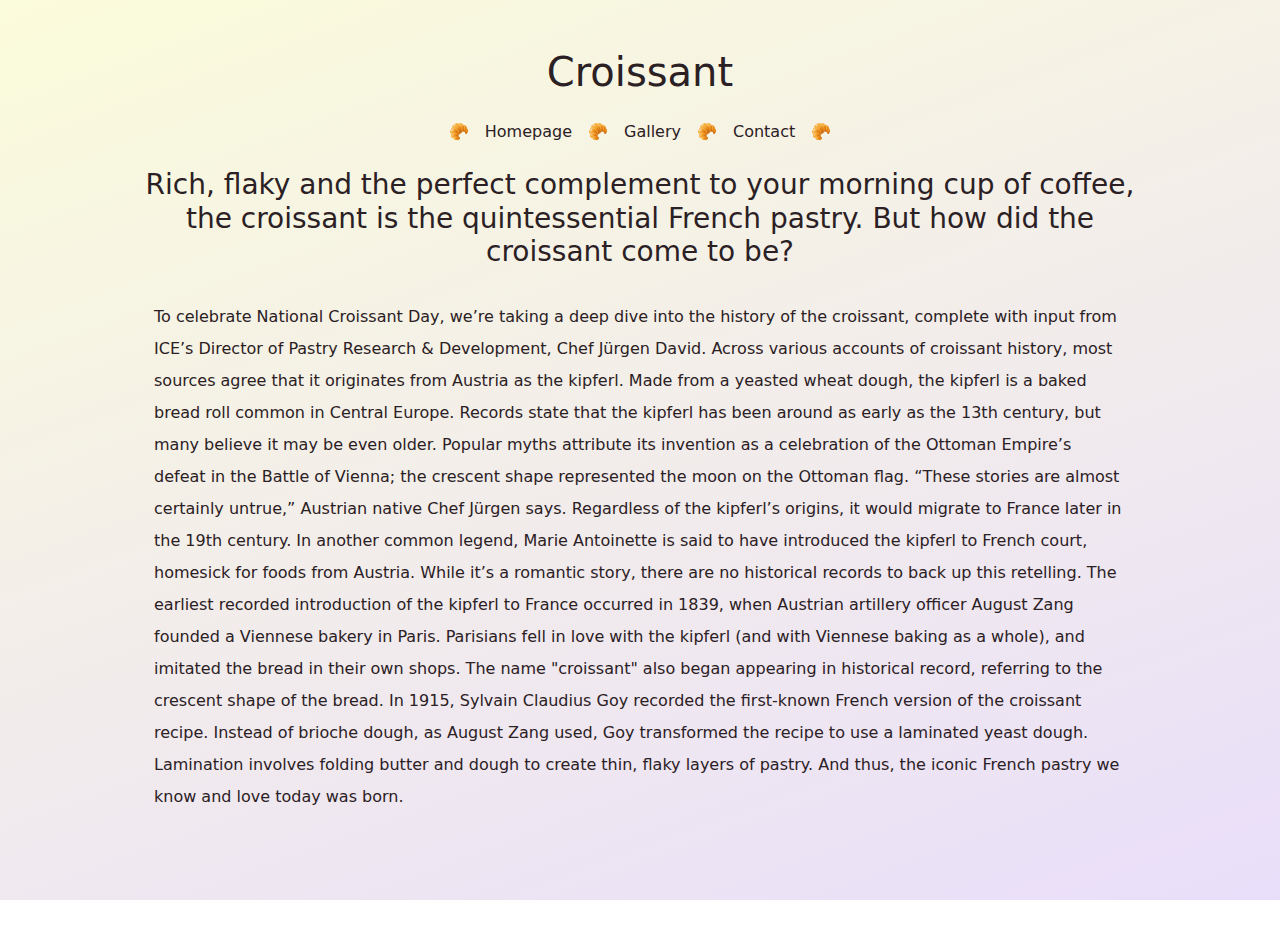
<file: index.html>
<!DOCTYPE html>
<html lang="en">
  <head>
    <meta charset="UTF-8" />
    <meta http-equiv="X-UA-Compatible" content="IE=edge" />
    <meta name="viewport" content="width=device-width, initial-scale=1.0" />
    <meta
      name="description"
      content="Croissant.com | Learn more about Croissant and it's history."
    />
    <link
      href="https://cdn.jsdelivr.net/npm/bootstrap@5.3.3/dist/css/bootstrap.min.css"
      rel="stylesheet"
      integrity="sha384-QWTKZyjpPEjISv5WaRU9OFeRpok6YctnYmDr5pNlyT2bRjXh0JMhjY6hW+ALEwIH"
      crossorigin="anonymous"
    />
    <link rel="stylesheet" href="/src/style.css" />
    <title>Croissant.com | Homepage</title>
  </head>
  <body>
    <div class="container mt-5">
      <h1 class="text-center m-2">Croissant</h1>
      <div class="d-flex justify-content-center m-4">
        🥐
        <a
          href="/"
          title="Learn more about Croissant and it's history"
          class="px-3"
          >Homepage</a
        >
        🥐
        <a
          href="/gallery.html"
          title="View all the Croissant Images here"
          class="px-3"
          >Gallery</a
        >
        🥐
        <a
          href="/contact.html"
          title="Contact us here if you have any questions. We're happy to help!"
          class="px-3"
          >Contact</a
        >
        🥐
      </div>
      <h3 class="text-center mx-5">
        Rich, flaky and the perfect complement to your morning cup of coffee,
        the croissant is the quintessential French pastry. But how did the
        croissant come to be?
      </h3>
      <p class="mx-5 p-4 lh-lg">
        To celebrate National Croissant Day, we’re taking a deep dive into the
        history of the croissant, complete with input from ICE’s Director of
        Pastry Research & Development, Chef Jürgen David. Across various
        accounts of croissant history, most sources agree that it originates
        from Austria as the kipferl. Made from a yeasted wheat dough, the
        kipferl is a baked bread roll common in Central Europe. Records state
        that the kipferl has been around as early as the 13th century, but many
        believe it may be even older. Popular myths attribute its invention as a
        celebration of the Ottoman Empire’s defeat in the Battle of Vienna; the
        crescent shape represented the moon on the Ottoman flag. “These stories
        are almost certainly untrue,” Austrian native Chef Jürgen says.
        Regardless of the kipferl’s origins, it would migrate to France later in
        the 19th century. In another common legend, Marie Antoinette is said to
        have introduced the kipferl to French court, homesick for foods from
        Austria. While it’s a romantic story, there are no historical records to
        back up this retelling. The earliest recorded introduction of the
        kipferl to France occurred in 1839, when Austrian artillery officer
        August Zang founded a Viennese bakery in Paris. Parisians fell in love
        with the kipferl (and with Viennese baking as a whole), and imitated the
        bread in their own shops. The name "croissant" also began appearing in
        historical record, referring to the crescent shape of the bread. In
        1915, Sylvain Claudius Goy recorded the first-known French version of
        the croissant recipe. Instead of brioche dough, as August Zang used, Goy
        transformed the recipe to use a laminated yeast dough. Lamination
        involves folding butter and dough to create thin, flaky layers of
        pastry. And thus, the iconic French pastry we know and love today was
        born.
      </p>
    </div>
  </body>
</html>
</file>
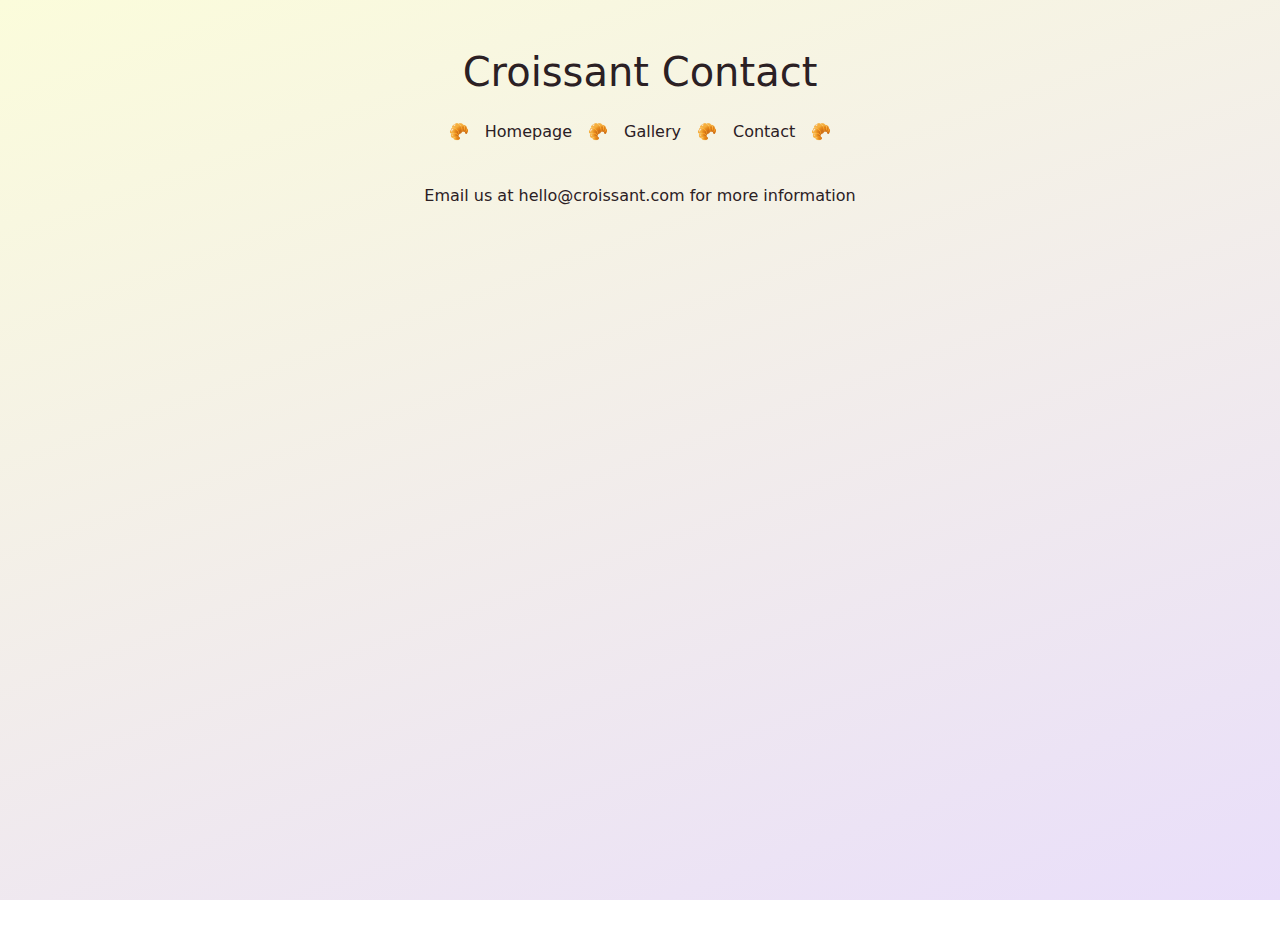
<file: contact.html>
<!DOCTYPE html>
<html lang="en">
  <head>
    <meta charset="UTF-8" />
    <meta http-equiv="X-UA-Compatible" content="IE=edge" />
    <meta name="viewport" content="width=device-width, initial-scale=1.0" />
    <meta
      name="description"
      content="Croissant.com | Contact us to learn more about Croissants"
    />
    <link
      href="https://cdn.jsdelivr.net/npm/bootstrap@5.3.3/dist/css/bootstrap.min.css"
      rel="stylesheet"
      integrity="sha384-QWTKZyjpPEjISv5WaRU9OFeRpok6YctnYmDr5pNlyT2bRjXh0JMhjY6hW+ALEwIH"
      crossorigin="anonymous"
    />
    <link rel="stylesheet" href="/src/style.css" />
    <title>Croissant.com | Contact Us</title>
  </head>
  <body>
    <div class="container mt-5">
      <h1 class="text-center m-2">Croissant Contact</h1>
      <div class="d-flex justify-content-center m-4">
        🥐
        <a
          href="/"
          title="Learn more about Croissant and it's history"
          class="px-3"
          >Homepage</a
        >
        🥐
        <a
          href="/gallery.html"
          title="View all the Croissant Images here"
          class="px-3"
          >Gallery</a
        >
        🥐
        <a
          href="/contact.html"
          title="Contact us here if you have any questions. We're happy to help!"
          class="px-3"
          >Contact</a
        >
        🥐
      </div>
      <p class="text-center p-3">
        Email us at
        <a href="mailto:hello@croissant.com">hello@croissant.com</a> for more
        information
      </p>
    </div>
  </body>
</html>
</file>
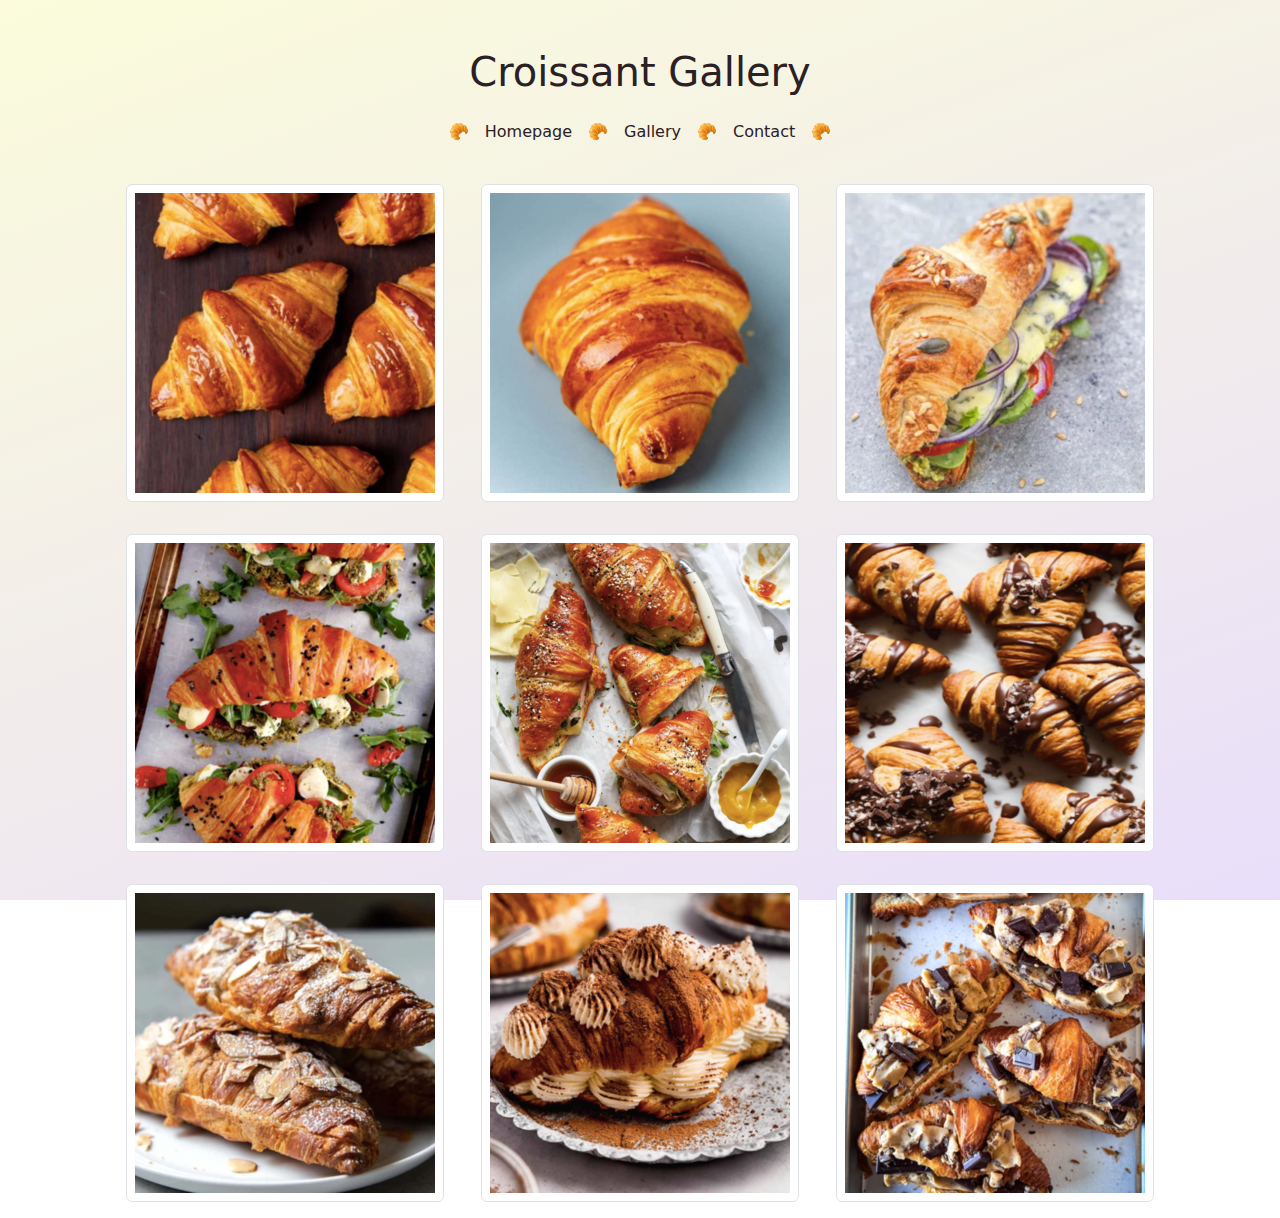
<file: gallery.html>
<!DOCTYPE html>
<html lang="en">
  <head>
    <meta charset="UTF-8" />
    <meta http-equiv="X-UA-Compatible" content="IE=edge" />
    <meta name="viewport" content="width=device-width, initial-scale=1.0" />
    <meta
      name="description"
      content="Croissant.com | View images of Croissants"
    />
    <link
      href="https://cdn.jsdelivr.net/npm/bootstrap@5.3.3/dist/css/bootstrap.min.css"
      rel="stylesheet"
      integrity="sha384-QWTKZyjpPEjISv5WaRU9OFeRpok6YctnYmDr5pNlyT2bRjXh0JMhjY6hW+ALEwIH"
      crossorigin="anonymous"
    />
    <link rel="stylesheet" href="/src/style.css" />
    <title>Croissant.com | Gallery</title>
  </head>
  <body>
    <div class="container mt-5">
      <h1 class="text-center m-2">Croissant Gallery</h1>
      <div class="d-flex justify-content-center m-4">
        🥐
        <a
          href="/"
          title="Learn more about Croissant and it's history"
          class="px-3"
          >Homepage</a
        >
        🥐
        <a
          href="/gallery.html"
          title="View all the Croissant Images here"
          class="px-3"
          >Gallery</a
        >
        🥐
        <a
          href="/contact.html"
          title="Contact us here if you have any questions. We're happy to help!"
          class="px-3"
          >Contact</a
        >
        🥐
      </div>
      <div class="text-center">
        <img
          src="/images/Croissant-1.png"
          alt="delicious croissants freshly baked"
          class="rounded img-thumbnail p-2 m-3"
        />
        <img
          src="/images/Croissant-2.png"
          alt="delicious crispy croissant close up"
          class="rounded img-thumbnail p-2 m-3"
        />
        <img
          src="/images/Croissant-3.png"
          alt="delicious croissant healthy sandwich"
          class="rounded img-thumbnail p-2 m-3"
        />
        <img
          src="/images/Croissant-4.png"
          alt="delicious croissant healthy sandwiches in a tray"
          class="rounded img-thumbnail p-2 m-3"
        />
        <img
          src="/images/Croissant-5.png"
          alt="delicious croissants freshly made sandwiches"
          class="rounded img-thumbnail p-2 m-3"
        />
        <img
          src="/images/Croissant-6.png"
          alt="delicious chocolate croissants dessert with chocolate drizzle"
          class="rounded img-thumbnail p-2 m-3"
        />
        <img
          src="/images/Croissant-7.png"
          alt="delicious almond croissants dessert with sprinkled icing sugar"
          class="rounded img-thumbnail p-2 m-3"
        />
        <img
          src="/images/Croissant-8.png"
          alt="delicious tiramisu croissants with chocolate sprinkled chololate powder"
          class="rounded img-thumbnail p-2 m-3"
        />
        <img
          src="/images/Croissant-9.png"
          alt="delicious chocolate croissants with chocolate chunks"
          class="rounded img-thumbnail p-2 m-3"
        />
      </div>
    </div>
  </body>
</html>
</file>
<file: src/style.css>
body {
  background: linear-gradient(-20deg, #e9defa 0%, #fbfcdb 100%);
  background-size: cover;
  background-attachment: fixed;
  height: 100vh;
  margin: 0;
  color: #2b2024;
}

a {
  color: #2b2024;
  text-decoration: none;
}

a:hover {
  color: #ae5a23;
}
</file>
